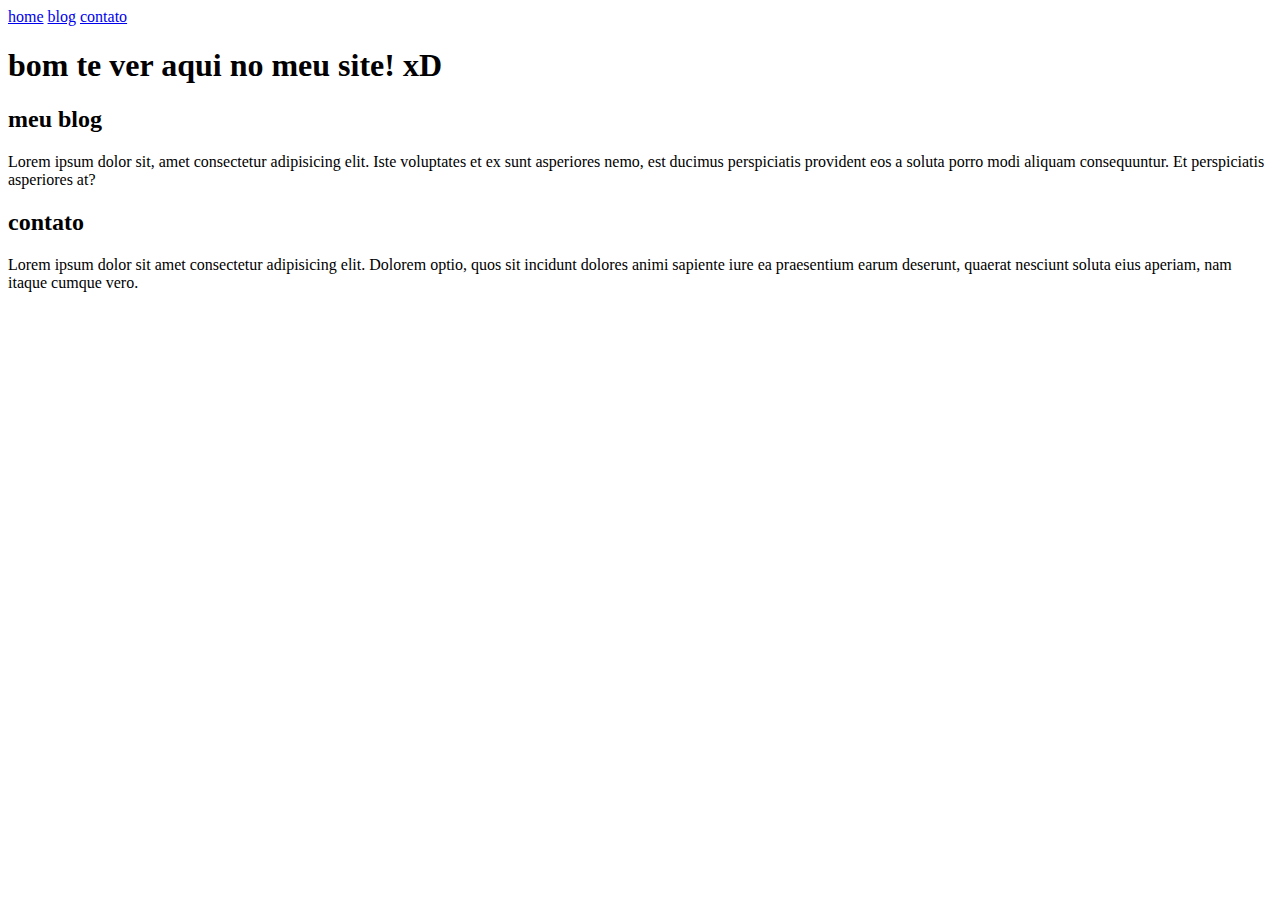
<file: Fullstack/HTML CSS/index.html>
<!DOCTYPE html>
<html lang="pt-BR">
<head>
    <meta charset="UTF-8">
    <meta name="viewport" content="width=device-width, initial-scale=1.0">
    <title>Ramen Naruto | Receita</title>
    <link rel="stylesheet" href="style.css">
</head>
<body>
    <nav>
        <a href="#home">home</a>
        <a href="#blog">blog</a>
        <a href="#contato">contato</a>
    </nav>
    <main>
        <section id="home">
            <h1>bom te ver aqui no meu site! xD</h1>
        </section>
        <section id="blog">
            <h2>meu blog</h2>
            <p>
                Lorem ipsum dolor sit, amet consectetur adipisicing elit. Iste voluptates et ex sunt asperiores nemo, est ducimus perspiciatis provident eos a soluta porro modi aliquam consequuntur. Et perspiciatis asperiores at?
            </p>

        </section>
        <section id="contato">
            <h2>contato</h2>
            <p>
                Lorem ipsum dolor sit amet consectetur adipisicing elit. Dolorem optio, quos sit incidunt dolores animi sapiente iure ea praesentium earum deserunt, quaerat nesciunt soluta eius aperiam, nam itaque cumque vero.
            </p>
        </section>
    </main>
</body>
</html>
</file>
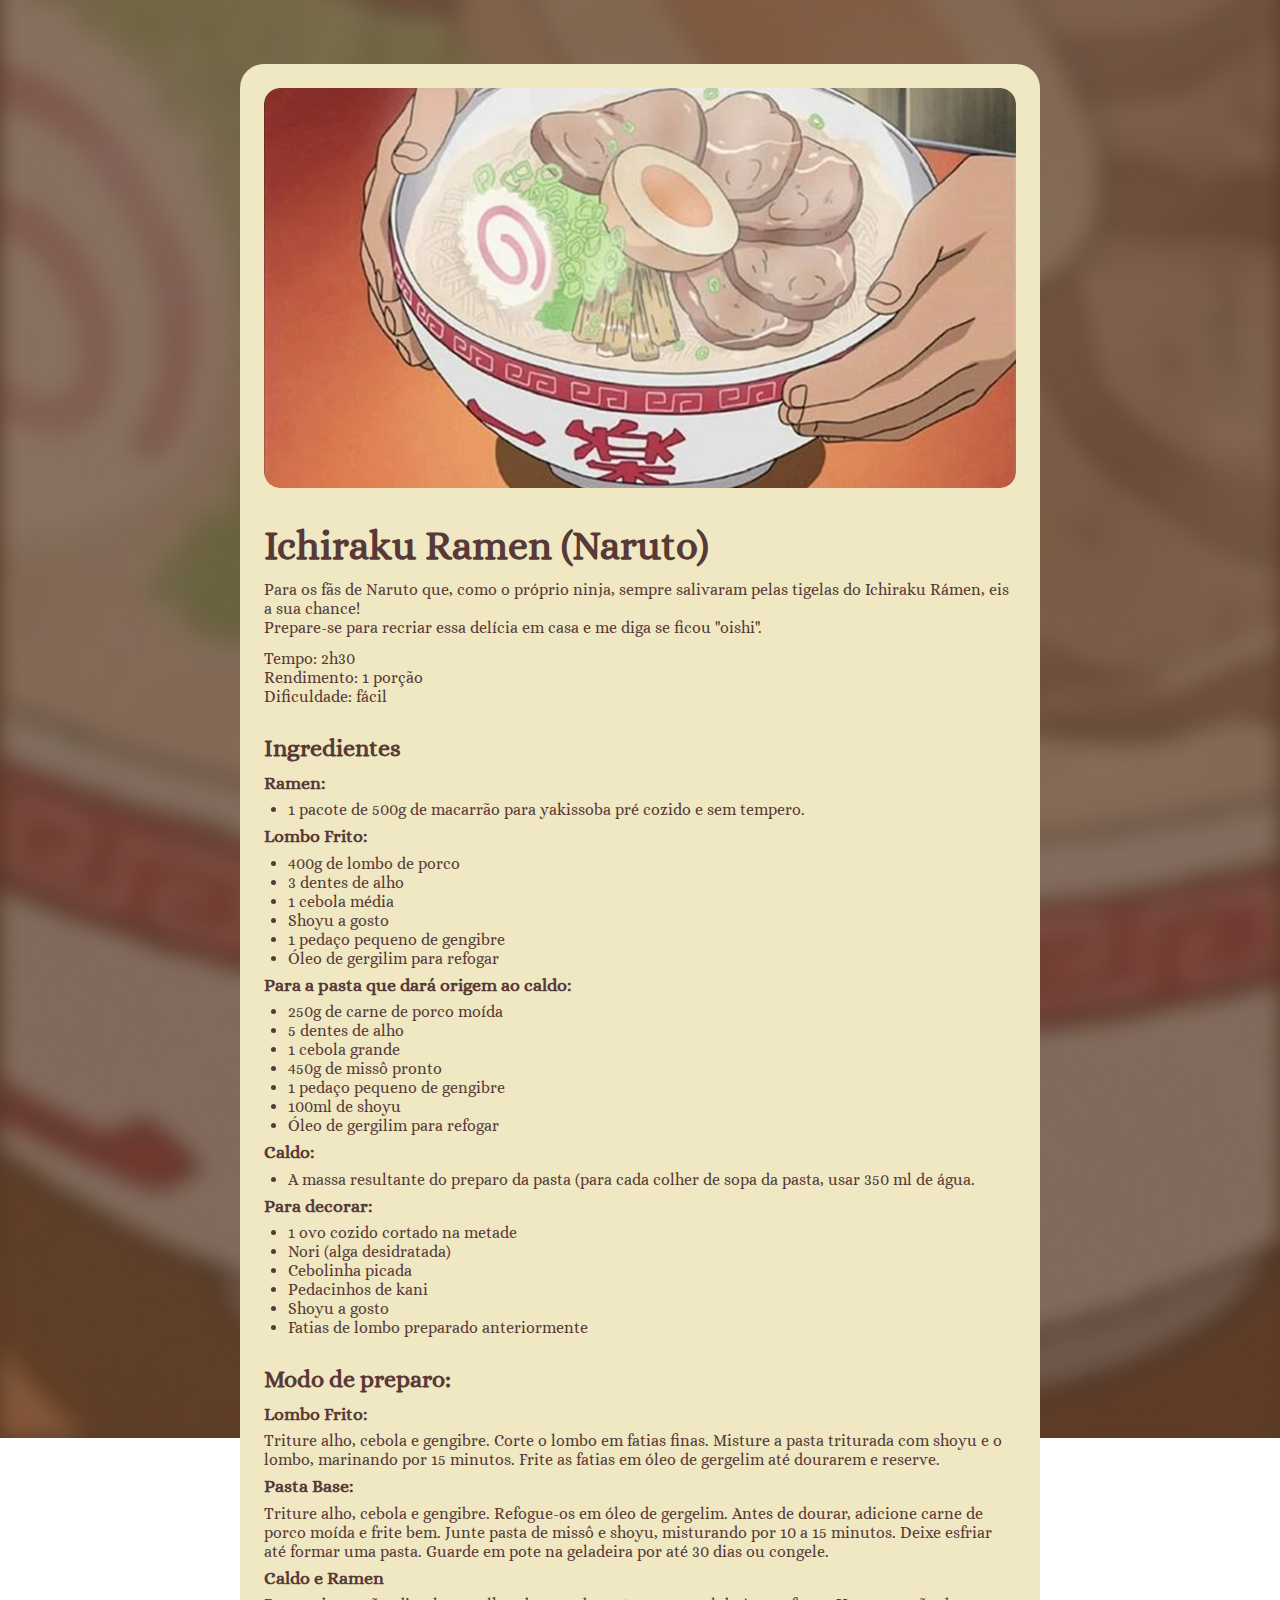
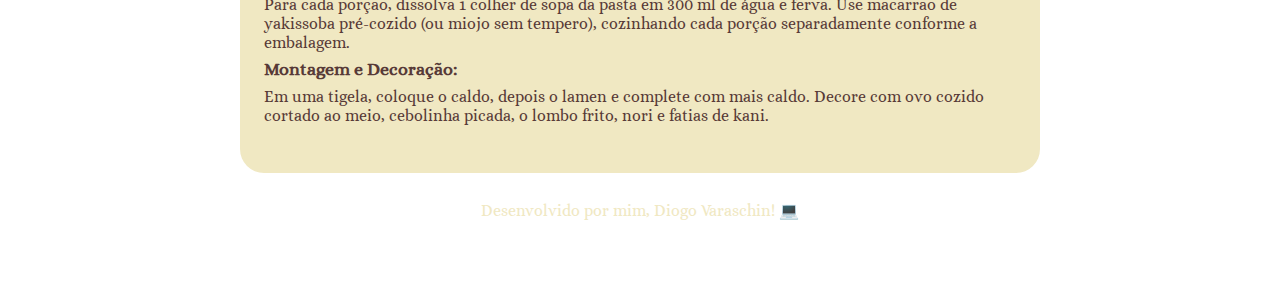
<file: Fullstack/HTML CSS/Pagina de Receita/index.html>
<!DOCTYPE html>
<html lang="pt-BR">
<head>
    <meta charset="UTF-8">
    <meta name="viewport" content="width=device-width, initial-scale=1.0">
    <title>Ramen Naruto | Receita</title>
    <link rel="stylesheet" href="style.css">
    <link rel="icon" href="./assets/icon.jpg">
    <link rel="preconnect" href="https://fonts.googleapis.com">
    <link rel="preconnect" href="https://fonts.gstatic.com" crossorigin>
    <link href="https://fonts.googleapis.com/css2?family=Alice&display=swap" rel="stylesheet">
</head>
<body>
   <div id="page">
    <img src="./assets/main-image.png" alt="">
    <main>
        <section id="about">
            <h1>Ichiraku Ramen (Naruto)</h1>
            <p>Para os fãs de Naruto que, como o próprio ninja, sempre salivaram pelas tigelas do Ichiraku Rámen, eis a sua chance!
                <br> Prepare-se para recriar essa delícia em casa e me diga se ficou "oishi".</p>
            <p>Tempo: 2h30 <br> Rendimento: 1 porção <br> Dificuldade: fácil</p>
        </section>
        <section id="ingredients">
            <h2>Ingredientes</h2>
            <h3>Ramen:</h3>
            <ul>
                <li>1 pacote de 500g de macarrão para yakissoba pré cozido e sem tempero.</li>
            </ul>
            <h3>Lombo Frito:</h3>
            <ul>
                <li>400g de lombo de porco</li>
                <li>3 dentes de alho</li>
                <li>1 cebola média</li>
                <li>Shoyu a gosto</li>
                <li>1 pedaço pequeno de gengibre</li>
                <li>Óleo de gergilim para refogar</li>
            </ul>
            <h3>Para a pasta que dará origem ao caldo:</h3>
            <ul>
                <li>250g de carne de porco moída</li>
                <li>5 dentes de alho</li>
                <li>1 cebola grande</li>
                <li>450g de missô pronto</li>
                <li>1 pedaço pequeno de gengibre</li>
                <li>100ml de shoyu</li>
                <li>Óleo de gergilim para refogar</li>
            </ul>
            <h3>Caldo:</h3>
            <ul>
                <li>A massa resultante do preparo da pasta (para cada colher de sopa da pasta, usar 350 ml de água.</li>
            </ul>
            <h3>Para decorar:</h3>
            <ul>
                <li>1 ovo cozido cortado na metade</li>
                <li>Nori (alga desidratada)</li>
                <li>Cebolinha picada</li>
                <li>Pedacinhos de kani</li>
                <li>Shoyu a gosto</li>
                <li>Fatias de lombo preparado anteriormente</li>
            </ul>
        </section>
        <section id="preparation">
            <h2>Modo de preparo:</h2>
            <h3>Lombo Frito:</h3>
            <p>
                Triture alho, cebola e gengibre. Corte o lombo em fatias finas. Misture a pasta triturada com shoyu e o lombo, marinando por 15 minutos. Frite as fatias em óleo de gergelim até dourarem e reserve.
            </p>
            <h3>Pasta Base:</h3>
            <p>
                Triture alho, cebola e gengibre. Refogue-os em óleo de gergelim. Antes de dourar, adicione carne de porco moída e frite bem. Junte pasta de missô e shoyu, misturando por 10 a 15 minutos. Deixe esfriar até formar uma pasta. Guarde em pote na geladeira por até 30 dias ou congele.
            </p>
            <h3>Caldo e Ramen</h3>
            <p>
                Para cada porção, dissolva 1 colher de sopa da pasta em 300 ml de água e ferva. Use macarrão de yakissoba pré-cozido (ou miojo sem tempero), cozinhando cada porção separadamente conforme a embalagem.
            </p>
            <h3>Montagem e Decoração:</h3>
            <p>
                Em uma tigela, coloque o caldo, depois o lamen e complete com mais caldo. Decore com ovo cozido cortado ao meio, cebolinha picada, o lombo frito, nori e fatias de kani.
            </p> 
        </section>
    </main>
   </div>
   <footer>
        Desenvolvido por mim, Diogo Varaschin! &#128187
    </footer>
</body>
</html>
</file>
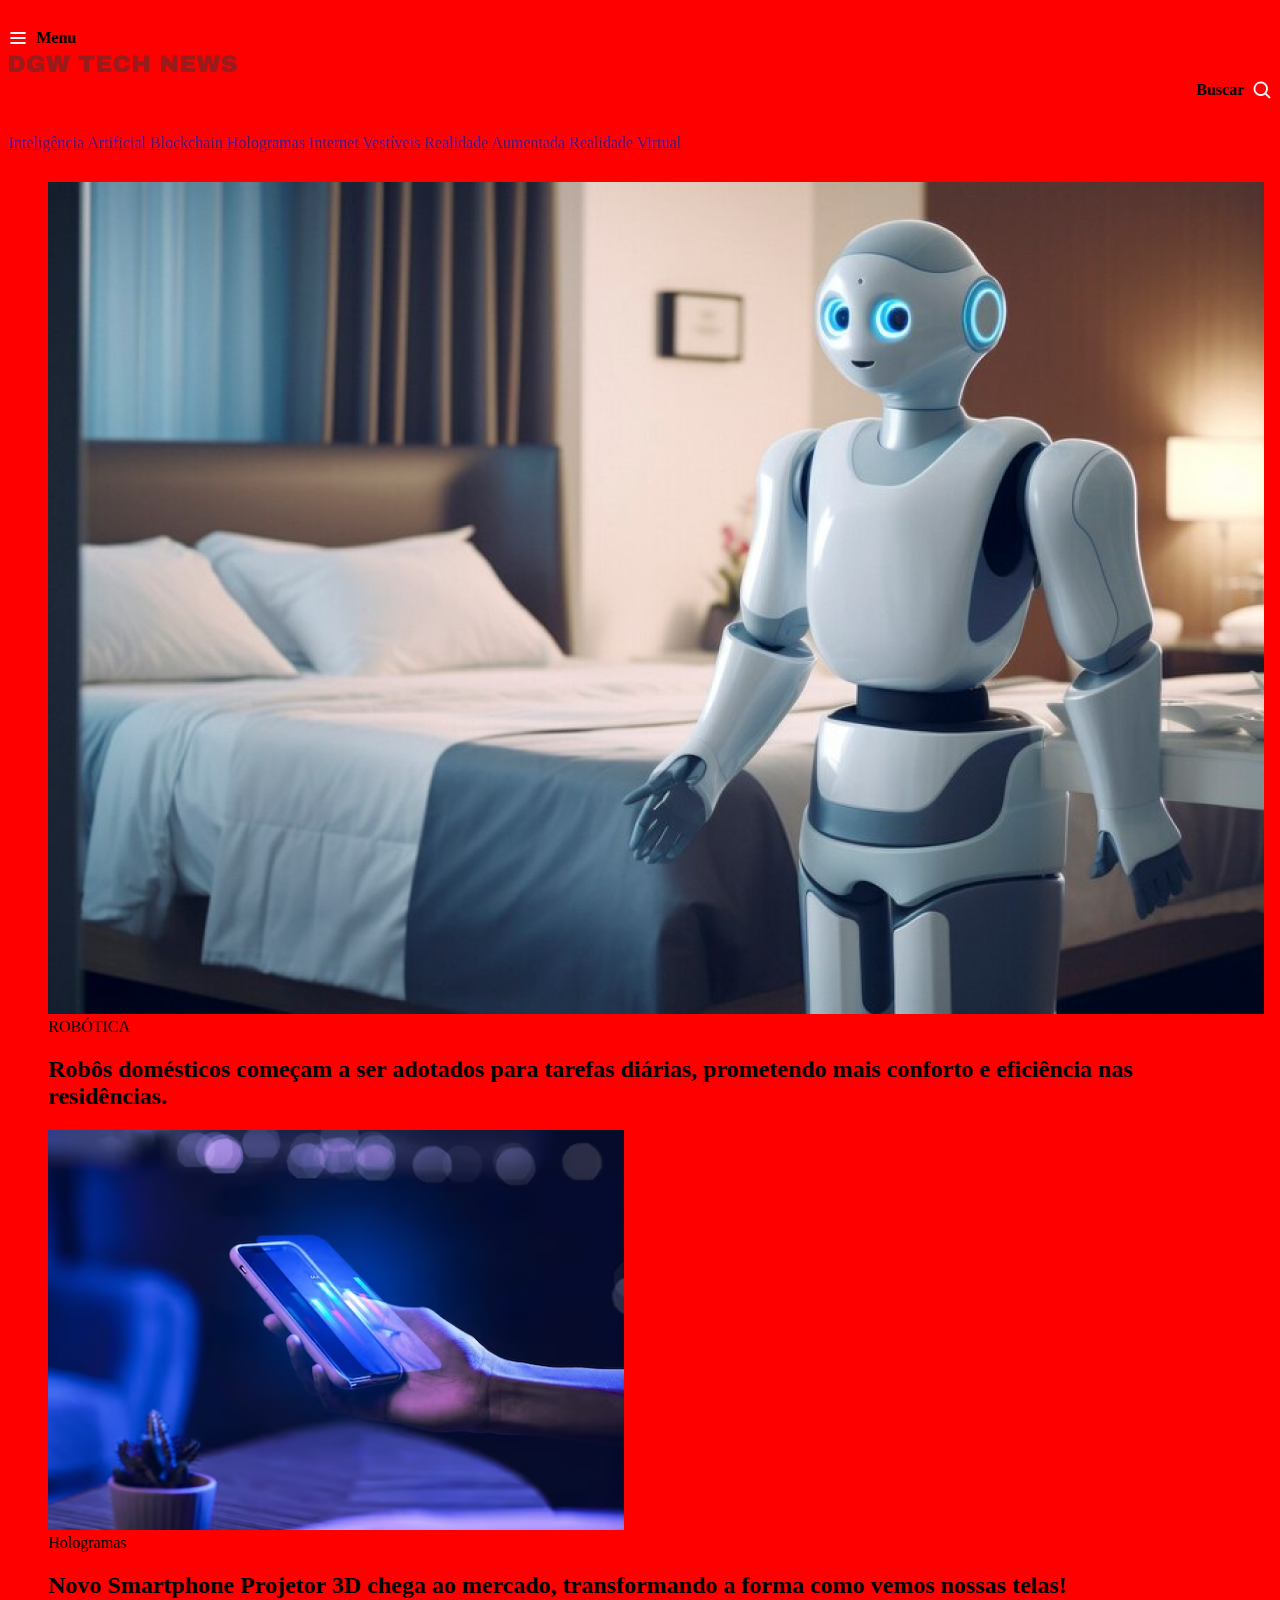
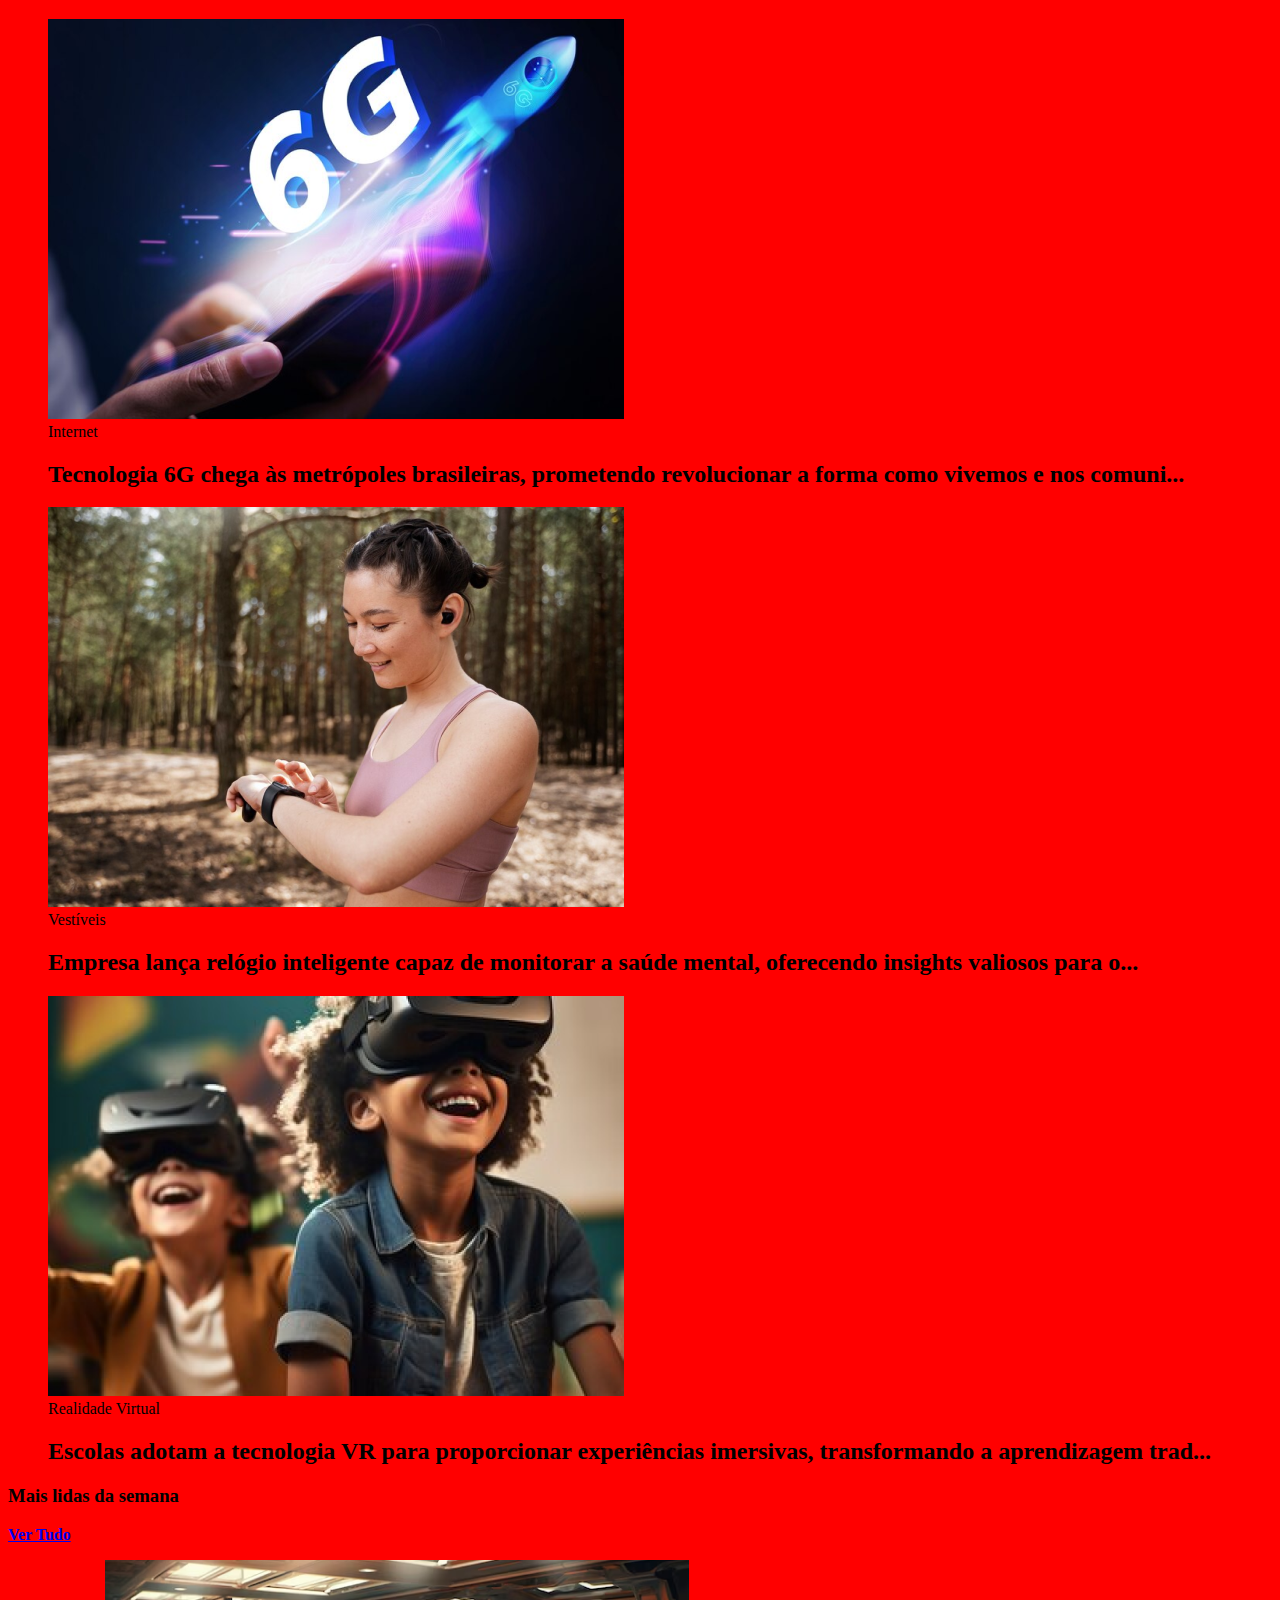
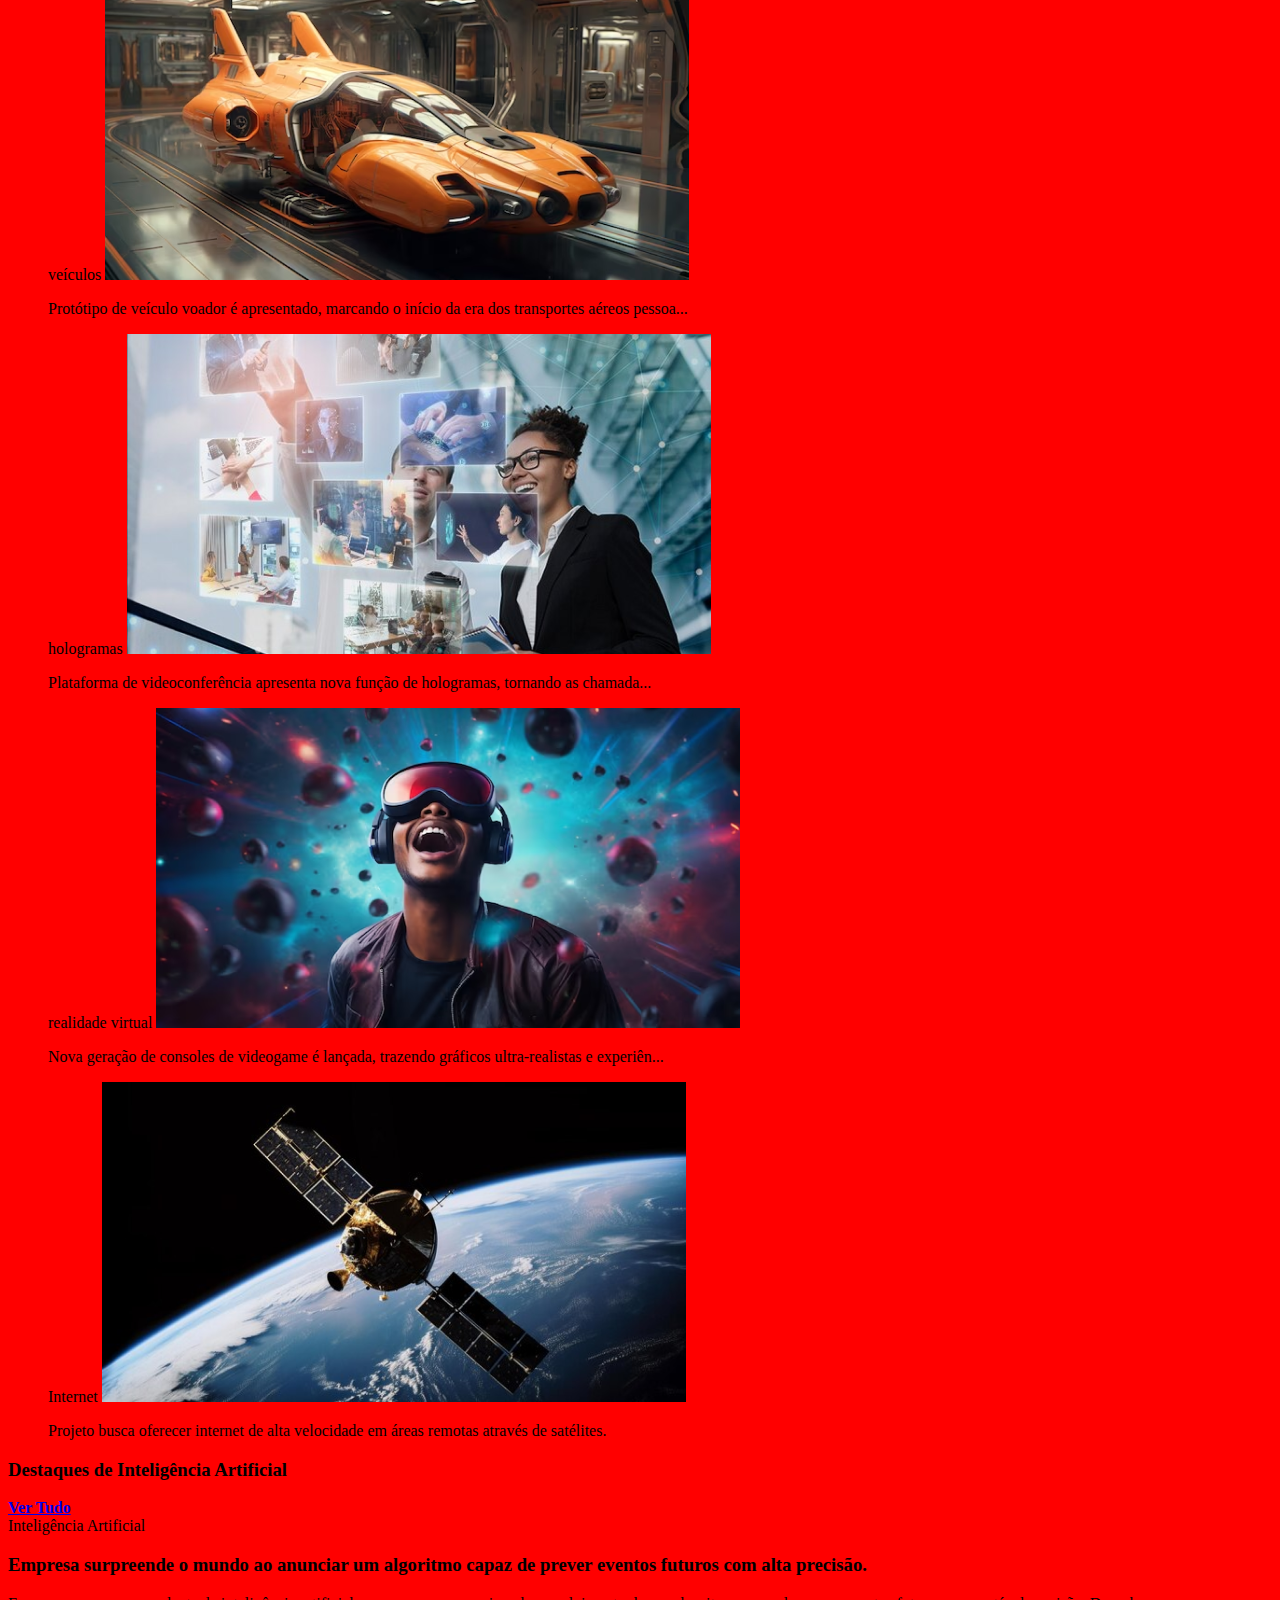
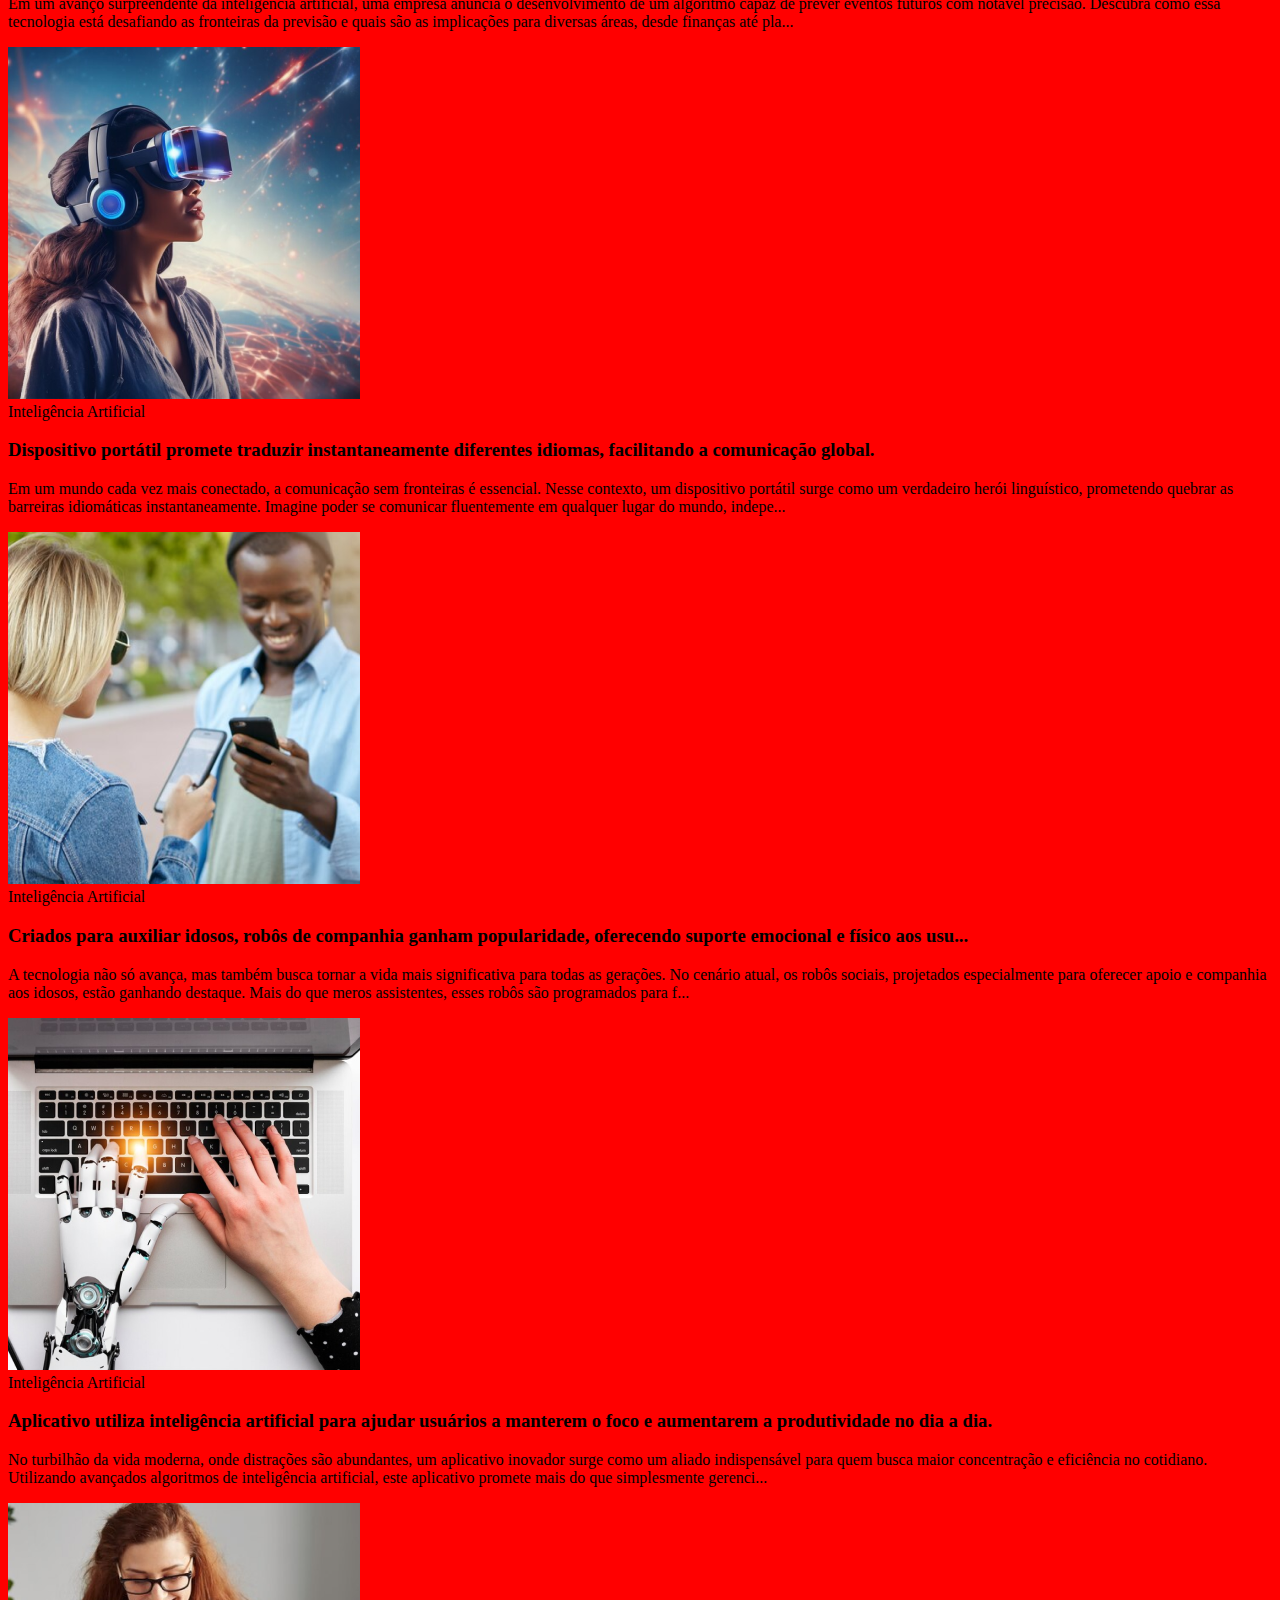
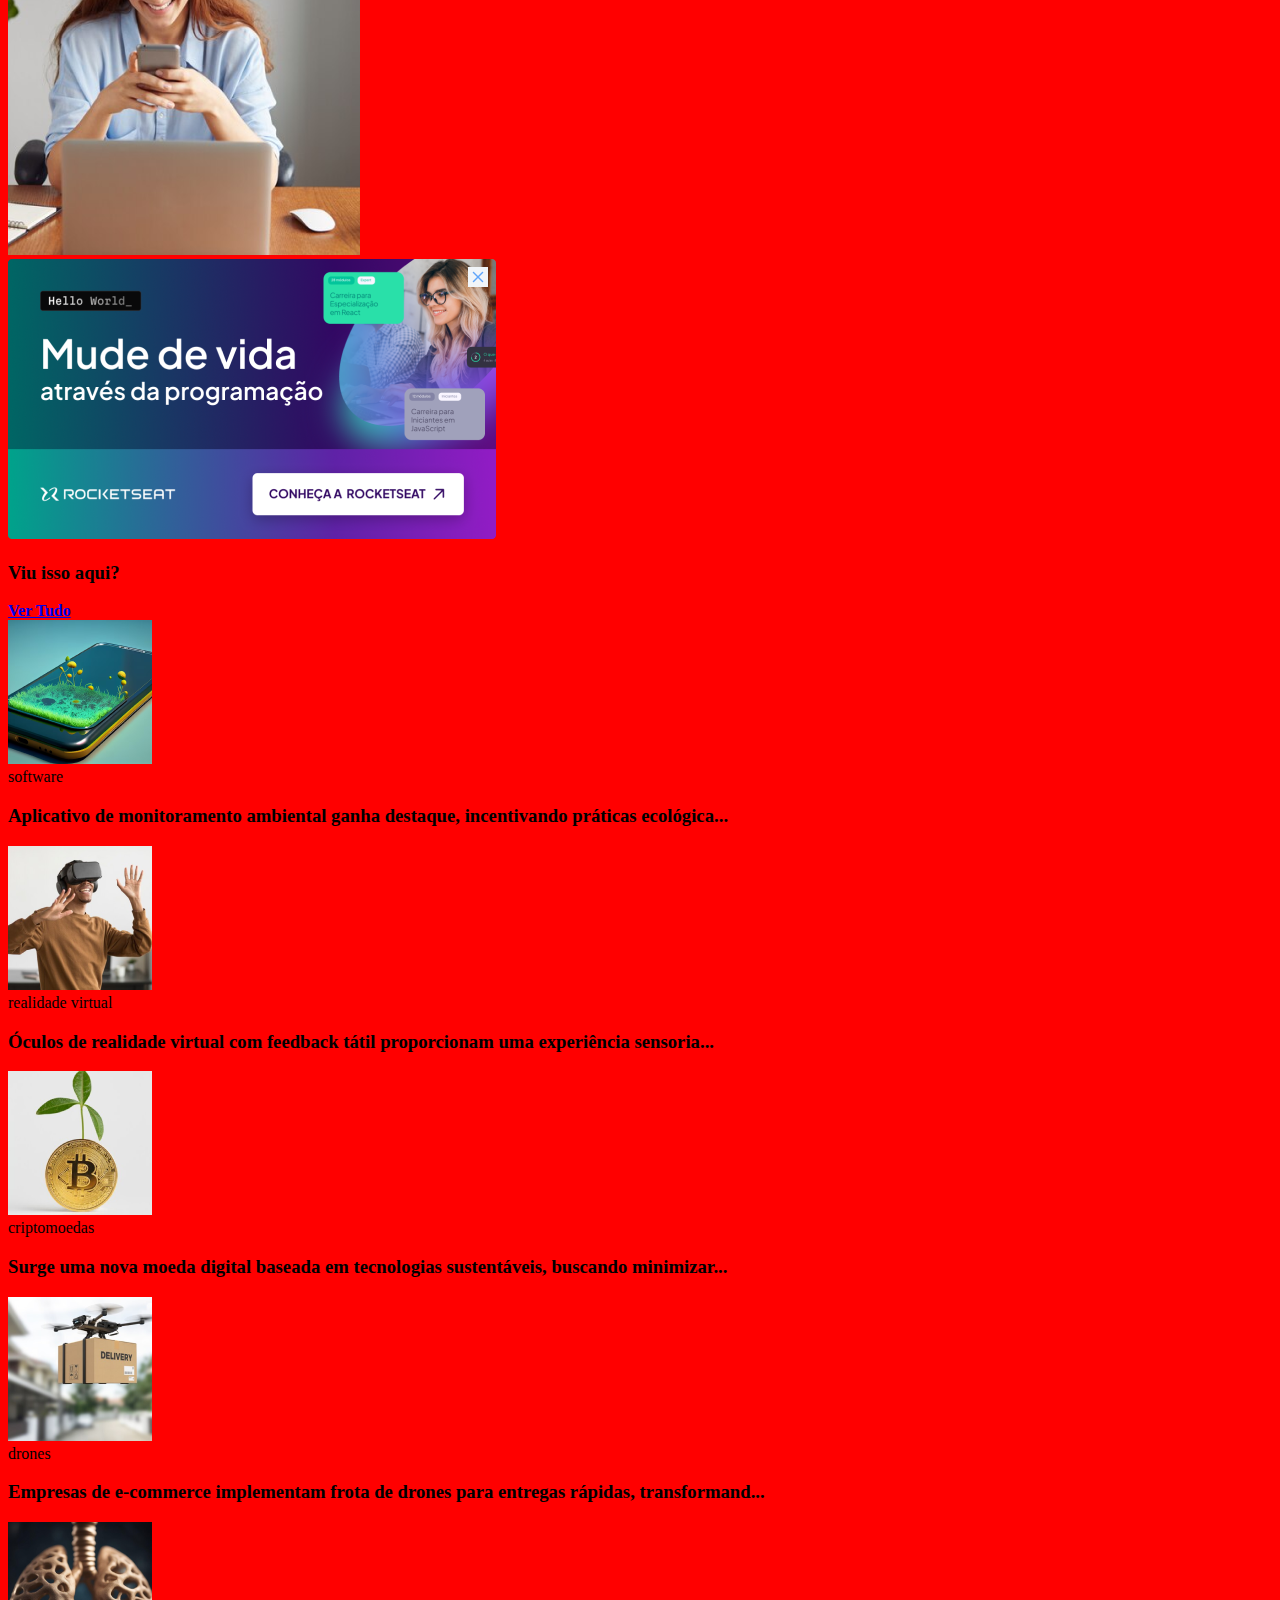
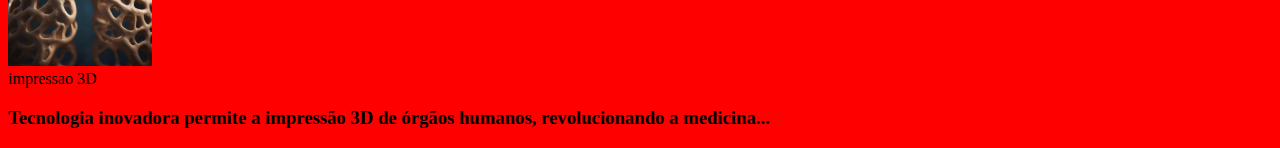
<file: Fullstack/HTML CSS/Portal de Noticias/index.html>
<!DOCTYPE html>
<html lang="pt-BR">
<head>
    <link rel="preconnect" href="https://fonts.gstatic.com" crossorigin>
    <link rel="preconnect" href="https://fonts.googleapis.com">
    <meta charset="UTF-8">
    <meta name="viewport" content="width=device-width, initial-scale=1.0">
    <title>Jornal do Diogow</title>
    <link rel="stylesheet" href="styles/index.css">
    <link href="https://fonts.googleapis.com/css2?family=Alice&family=Archivo:ital,wght@0,100..900;1,100..900&family=Poppins:wght@400;700&display=swap" rel="stylesheet">
</head>
<body>
    <header class="container">
        <nav id="primary" class="grid grid-flow-col">
            <div>
                <img src="assets/icons/List.svg" alt="">
                <strong>Menu</strong>
            </div>
            <div>
                <img src="assets/logo.svg" alt="">
            </div>
            <div>
                <strong>Buscar</strong>
                <img src="assets/icons/MagnifyingGlass.svg" alt="">
            </div>
        </nav>
        <nav id="secondary" class="grid grid-flow-col">
            <a href="">Inteligência Artificial</a>
            <a href="">Blockchain</a>
            <a href="">Hologramas</a>
            <a href="">Internet</a>
            <a href="">Vestíveis</a>
            <a href="">Realidade Aumentada</a>
            <a href="">Realidade  Virtual</a>
        </nav>
    </header>

    <main class="grid container">
        <section id="featured" class="grid grid-flow-col gap-16">
            <figure class="card">
                <img src="assets/img/Image 01.png" alt="">

                <figcaption>
                    <span class="content-tag">ROBÓTICA</span>
                    <h2 class="text-2xl">
                        Robôs domésticos começam a ser adotados para tarefas diárias, prometendo mais conforto e eficiência nas residências.
                    </h2>
                </figcaption>
            </figure>
            <div class="grid grid-cols-2 gap-16">
                <figure class="card">
                    <img src="assets/img/Image 02.png" alt="">
                    <figcaption>
                        <span class="content-tag">Hologramas</span>
                        <h2 class="text-lg">
                            Novo Smartphone Projetor 3D chega ao mercado, transformando a forma como vemos nossas telas!
                        </h2>
                    </figcaption>
                </figure>
                <figure class="card">
                    <img src="assets/img/Image 03.png" alt="">
                    <figcaption>
                        <span class="content-tag">Internet</span>
                        <h2 class="text-lg">
                            Tecnologia 6G chega às metrópoles brasileiras, prometendo revolucionar a forma como vivemos e nos comuni...
                        </h2>
                    </figcaption>
                </figure>
                <figure class="card">
                    <img src="assets/img/Image 04.png" alt="">
                    <figcaption>
                        <span class="content-tag">Vestíveis</span>
                        <h2 class="text-lg">
                            Empresa lança relógio inteligente capaz de monitorar a saúde mental, oferecendo insights valiosos para o...
                        </h2>
                    </figcaption>
                </figure>
                <figure class="card">
                    <img src="assets/img/Image 05.png" alt="">
                    <figcaption>
                        <span class="content-tag">Realidade Virtual</span>
                        <h2 class="text-lg">
                            Escolas adotam a tecnologia VR para proporcionar experiências imersivas, transformando a aprendizagem trad...
                        </h2>
                    </figcaption>
                </figure>
            </div>
        </section>

        <section id="weekly">
            <header class="grid grid-flow-col">
                <h3>Mais lidas da semana</h3>
                <a href="#" class="grid grid-flow-col">
                    <strong>Ver Tudo</strong>
                    <span></span>
                </a>
            </header>
            <div class="grid gap-16">
                <figure>
                    <span class="content-tag">veículos</span>
                    <img src="assets/img/Image 06.png" alt="">
                    <p>Protótipo de veículo voador é apresentado, marcando o início da era dos transportes aéreos pessoa...</p>
                </figure>

                <figure>
                    <span class="content-tag">hologramas</span>
                    <img src="assets/img/Image 07.png" alt="">
                    <p>Plataforma de videoconferência apresenta nova função de hologramas, tornando as chamada...</p>
                </figure>

                <figure>
                    <span class="content-tag">realidade virtual</span>
                    <img src="assets/img/Image 08.png" alt="">
                    <p>Nova geração de consoles de videogame é lançada, trazendo gráficos ultra-realistas e experiên...</p>
                </figure>

                <figure>
                    <span class="content-tag">Internet</span>
                    <img src="assets/img/Image 09.png" alt="">
                    <p>Projeto busca oferecer internet de alta velocidade em áreas remotas através de satélites.</p>
                </figure>
            </div>
        </section>
        
        <section id="ai">
            <header class="grid grid-flow-col">
                <h3>Destaques de Inteligência Artificial</h3>
                <a href="#" class="gird grid-flow-col">
                    <strong>Ver Tudo</strong>
                    <span></span>
                </a>
            </header>

            <div class="grid gap-32">
                <article class="grid grid-flow-col gap-32">
                    <div>
                        <span class="content-tag">Inteligência Artificial</span>
                        <h3 class="text-xl">
                            Empresa surpreende o mundo ao anunciar um algoritmo capaz de prever eventos futuros com alta precisão.
                        </h3>
                        <p class="text-sm">
                            Em um avanço surpreendente da inteligência artificial, uma empresa anuncia o desenvolvimento de um algoritmo capaz de prever eventos futuros com notável precisão. Descubra como essa tecnologia está desafiando as fronteiras da previsão e quais são as implicações para diversas áreas, desde finanças até pla...
                        </p>
                    </div>
                    <div>
                        <img src="assets/img/Image 10.png" alt="">
                    </div>
                </article>
                <article class="grid grid-flow-col gap-32">
                    <div>
                        <span class="content-tag">Inteligência Artificial</span>
                        <h3 class="text-xl">
                            Dispositivo portátil promete traduzir instantaneamente diferentes idiomas, facilitando a comunicação global.
                        </h3>
                        <p class="text-sm">
                            Em um mundo cada vez mais conectado, a comunicação sem fronteiras é essencial. Nesse contexto, um dispositivo portátil surge como um verdadeiro herói linguístico, prometendo quebrar as barreiras idiomáticas instantaneamente. Imagine poder se comunicar fluentemente em qualquer lugar do mundo, indepe...
                        </p>
                    </div>
                    <div>
                        <img src="assets/img/Image 11.png" alt="">
                    </div>
                </article>
                <article class="grid grid-flow-col gap-32">
                    <div>
                        <span class="content-tag">Inteligência Artificial</span>
                        <h3 class="text-xl">
                           Criados para auxiliar idosos, robôs de companhia ganham popularidade, oferecendo suporte emocional e físico aos usu...
                        </h3>
                        <p class="text-sm">
                            A tecnologia não só avança, mas também busca tornar a vida mais significativa para todas as gerações. No cenário atual, os robôs sociais, projetados especialmente para oferecer apoio e companhia aos idosos, estão ganhando destaque. Mais do que meros assistentes, esses robôs são programados para f...
                        </p>
                    </div>
                    <div>
                        <img src="assets/img/Image 12.png" alt="">
                    </div>
                </article>
                <article class="grid grid-flow-col gap-32">
                    <div>
                        <span class="content-tag">Inteligência Artificial</span>
                        <h3 class="text-xl">
                            Aplicativo utiliza inteligência artificial para ajudar usuários a manterem o foco e aumentarem a produtividade no dia a dia.
                        </h3>
                        <p class="text-sm">
                            No turbilhão da vida moderna, onde distrações são abundantes, um aplicativo inovador surge como um aliado indispensável para quem busca maior concentração e eficiência no cotidiano. Utilizando avançados algoritmos de inteligência artificial, este aplicativo promete mais do que simplesmente gerenci...
                        </p>
                    </div>
                    <div>
                        <img src="assets/img/Image 13.png" alt="">
                    </div>
                </article>
            </div>
        </section>
        
        <aside>
            <div id="ads">
                <img src="assets/img/Ads.png" alt="">
            </div>

            <section id="more">
                <header class="grid grid-flow-col">
                    <h3>Viu isso aqui?</h3>
                    <a href="#" class="gird grid-flow-col">
                        <strong>Ver Tudo</strong>
                        <span></span>
                    </a>
                </header>

                <div class="grid gap-32">
                    <article class="grid grid-flow-col gap-32">
                        <div>
                        <img src="assets/img/Image 14.png" alt="">
                        </div>
                        <div>
                            <span class="content-tag">software</span>
                            <h3 class="text-xl">
                                Aplicativo de monitoramento ambiental ganha destaque, incentivando práticas ecológica...
                            </h3>
                        </div>
                    </article>

                    <article class="grid grid-flow-col gap-32">
                        <div>
                        <img src="assets/img/Image 15.png" alt="">
                        </div>
                        <div>
                            <span class="content-tag">realidade virtual</span>
                            <h3 class="text-xl">
                                Óculos de realidade virtual com feedback tátil proporcionam uma experiência sensoria...
                            </h3>
                        </div>
                    </article>

                    <article class="grid grid-flow-col gap-32">
                        <div>
                        <img src="assets/img/Image 16.png" alt="">
                        </div>
                        <div>
                            <span class="content-tag">criptomoedas</span>
                            <h3 class="text-xl">
                                Surge uma nova moeda digital baseada em tecnologias sustentáveis, buscando minimizar...
                            </h3>
                        </div>
                    </article>

                    <article class="grid grid-flow-col gap-32">
                        <div>
                        <img src="assets/img/Image 17.png" alt="">
                        </div>
                        <div>
                            <span class="content-tag">drones</span>
                            <h3 class="text-xl">
                                Empresas de e-commerce implementam frota de drones para entregas rápidas, transformand...
                            </h3>
                        </div>
                    </article>

                    <article class="grid grid-flow-col gap-32">
                        <div>
                        <img src="assets/img/Image 18.png" alt="">
                        </div>
                        <div>
                            <span class="content-tag">impressao 3D</span>
                            <h3 class="text-xl">
                                Tecnologia inovadora permite a impressão 3D de órgãos humanos, revolucionando a medicina...
                            </h3>
                        </div>
                    </article>
                </div>
            </section>
        </aside>
    </main>
</body>
</html>
</file>
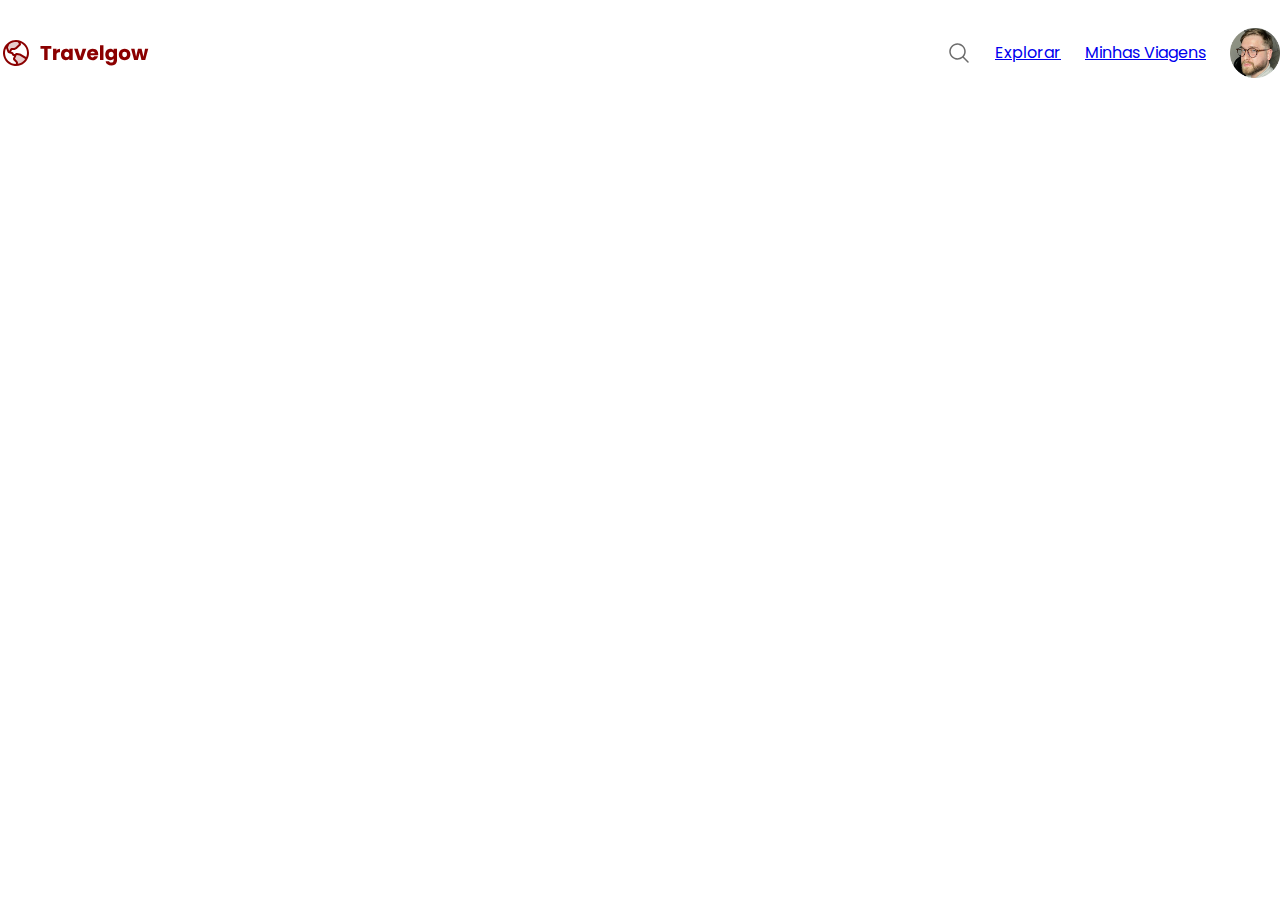
<file: Fullstack/HTML CSS/Travelgow/index.html>
<!DOCTYPE html>
<html lang="pt">
<head>
    <link rel="preconnect" href="https://fonts.googleapis.com">
    <link rel="preconnect" href="https://fonts.gstatic.com" crossorigin>
    <meta charset="UTF-8">
    <meta name="viewport" content="width=device-width, initial-scale=1.0">
    <title>Travelgow | Perfil de Viagens</title>
    <link rel="stylesheet" href="./styles/index.css">
    <link href="https://fonts.googleapis.com/css2?family=Alice&family=Poppins:wght@400;700&display=swap" rel="stylesheet">
</head>
<body>
    <div class="bg-surface-color">
        <nav class="container">
        <a href="#" id="logo">
            <img src="assets/icons/Logo.svg" alt="logomarca">
        </a>

        <ul id="primary-menu">
            <li>
                <a href="#">
                    <img src="assets/icons/MagnifyingGlass.svg" alt="">
                </a>
            </li>
            <li><a href="#">Explorar</a></li>
            <li><a href="#">Minhas Viagens</a></li>
            <li>
                <a href="#">
                    <img src="assets/eu.png" alt="">
                </a>
            </li>
        </ul>
        </nav>
     </div>
</body>
</html>
</file>
<file: Fullstack/HTML CSS/style.css>
img {
    border-radius: 16px;
}
</file>
<file: Fullstack/HTML CSS/Pagina de Receita/style.css>
* {
    margin: 0;
    padding: 0;
    box-sizing: border-box;
}

:root {
    font-family: "Alice", serif;
    color: #573A37;
}

body {
    background-image: url(assets/bg.jpg);
    background-size: cover;
    background-repeat: no-repeat;
    background-attachment: fixed;
    background-position: center;
    padding: 16px;
}

#page {
    max-width: 800px;
    width: 100%;
    padding: 24px;
    background-color: #F0E8C2;
    border-radius: 24px;
    margin: 48px auto 28px;
}

img {
    width: 100%;
    height: auto;
    border-radius: 16px;
}

main {
    padding: 24px 0;
}

section + section {
    margin-top: 24px;
}

#about p + p {
    margin-top: 12px;
}

h1 {
    line-height: 140%;
    font-size: 2.5rem;
}

h2 {
    font-size: 1.5rem;
}

h3 {
    font-size: 1.1rem;
    margin-top: 4px;
}

h1, h2, h3 {
    color: #573A37;
    margin-bottom: 4px;
    line-height: 150%;
}

ul {
    padding-left: 24px;
}

footer {
    color: #F0E8C2;
    text-align: center;
    padding-bottom: 48px;
}

/* Responsividade */
@media (max-width: 600px) {
    #page {
        padding: 16px;
        border-radius: 16px;
        margin: 24px auto;
    }

    h1 {
        font-size: 2rem;
    }

    h2 {
        font-size: 1.3rem;
    }

    h3 {
        font-size: 1rem;
    }

    body {
        padding: 8px;
    }
}
</file>
<file: Fullstack/HTML CSS/Portal de Noticias/styles/index.css>
@import url(global.css);
@import url(header.css);
</file>
<file: Fullstack/HTML CSS/Travelgow/styles/index.css>
@import url(global.css);
@import url(nav.css);
@import url(header.css);
</file>
